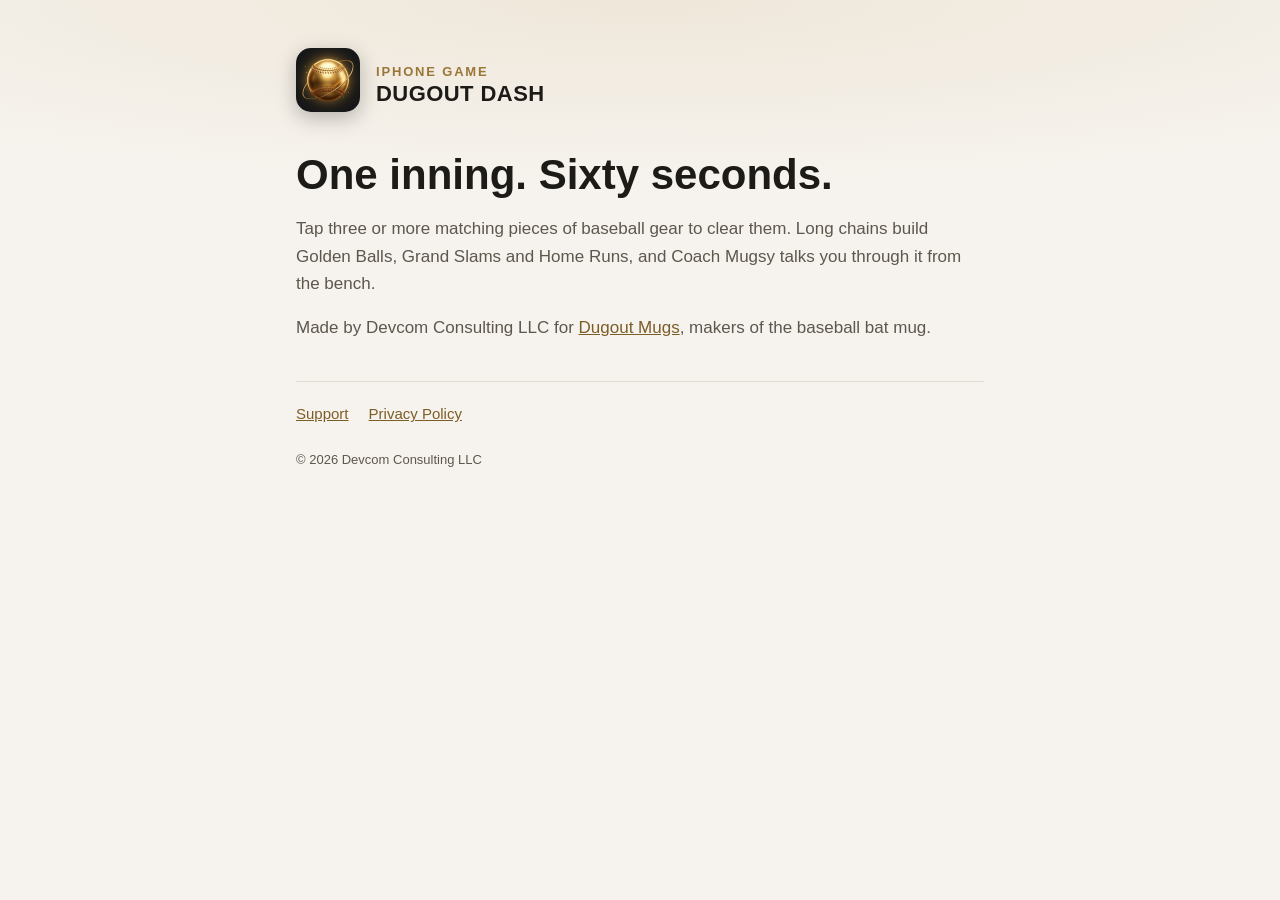
<file: index.html>
<!doctype html>
<html lang="en">
<head>
<meta charset="utf-8">
<meta name="viewport" content="width=device-width, initial-scale=1">
<title>Dugout Dash</title>
<meta name="description" content="Dugout Dash: a 60-second baseball tap-and-match game with Coach Mugsy.">
<link rel="icon" href="icon.png">
<link rel="stylesheet" href="style.css">
</head>
<body>
<div class="wrap">
  <header><a href="./"><img src="icon.png" alt=""></a><div><div class="tag">iPhone game</div><div class="brand">Dugout Dash</div></div></header>
  <h1>One inning. Sixty seconds.</h1>
  <p>Tap three or more matching pieces of baseball gear to clear them. Long chains build Golden Balls, Grand Slams and Home Runs, and Coach Mugsy talks you through it from the bench.</p>
  <p>Made by Devcom Consulting LLC for <a href="https://dugoutmugs.com">Dugout Mugs</a>, makers of the baseball bat mug.</p>
  <nav><a href="support.html">Support</a><a href="privacy.html">Privacy Policy</a></nav>
  <footer>© 2026 Devcom Consulting LLC</footer>
</div>
</body>
</html>
</file>
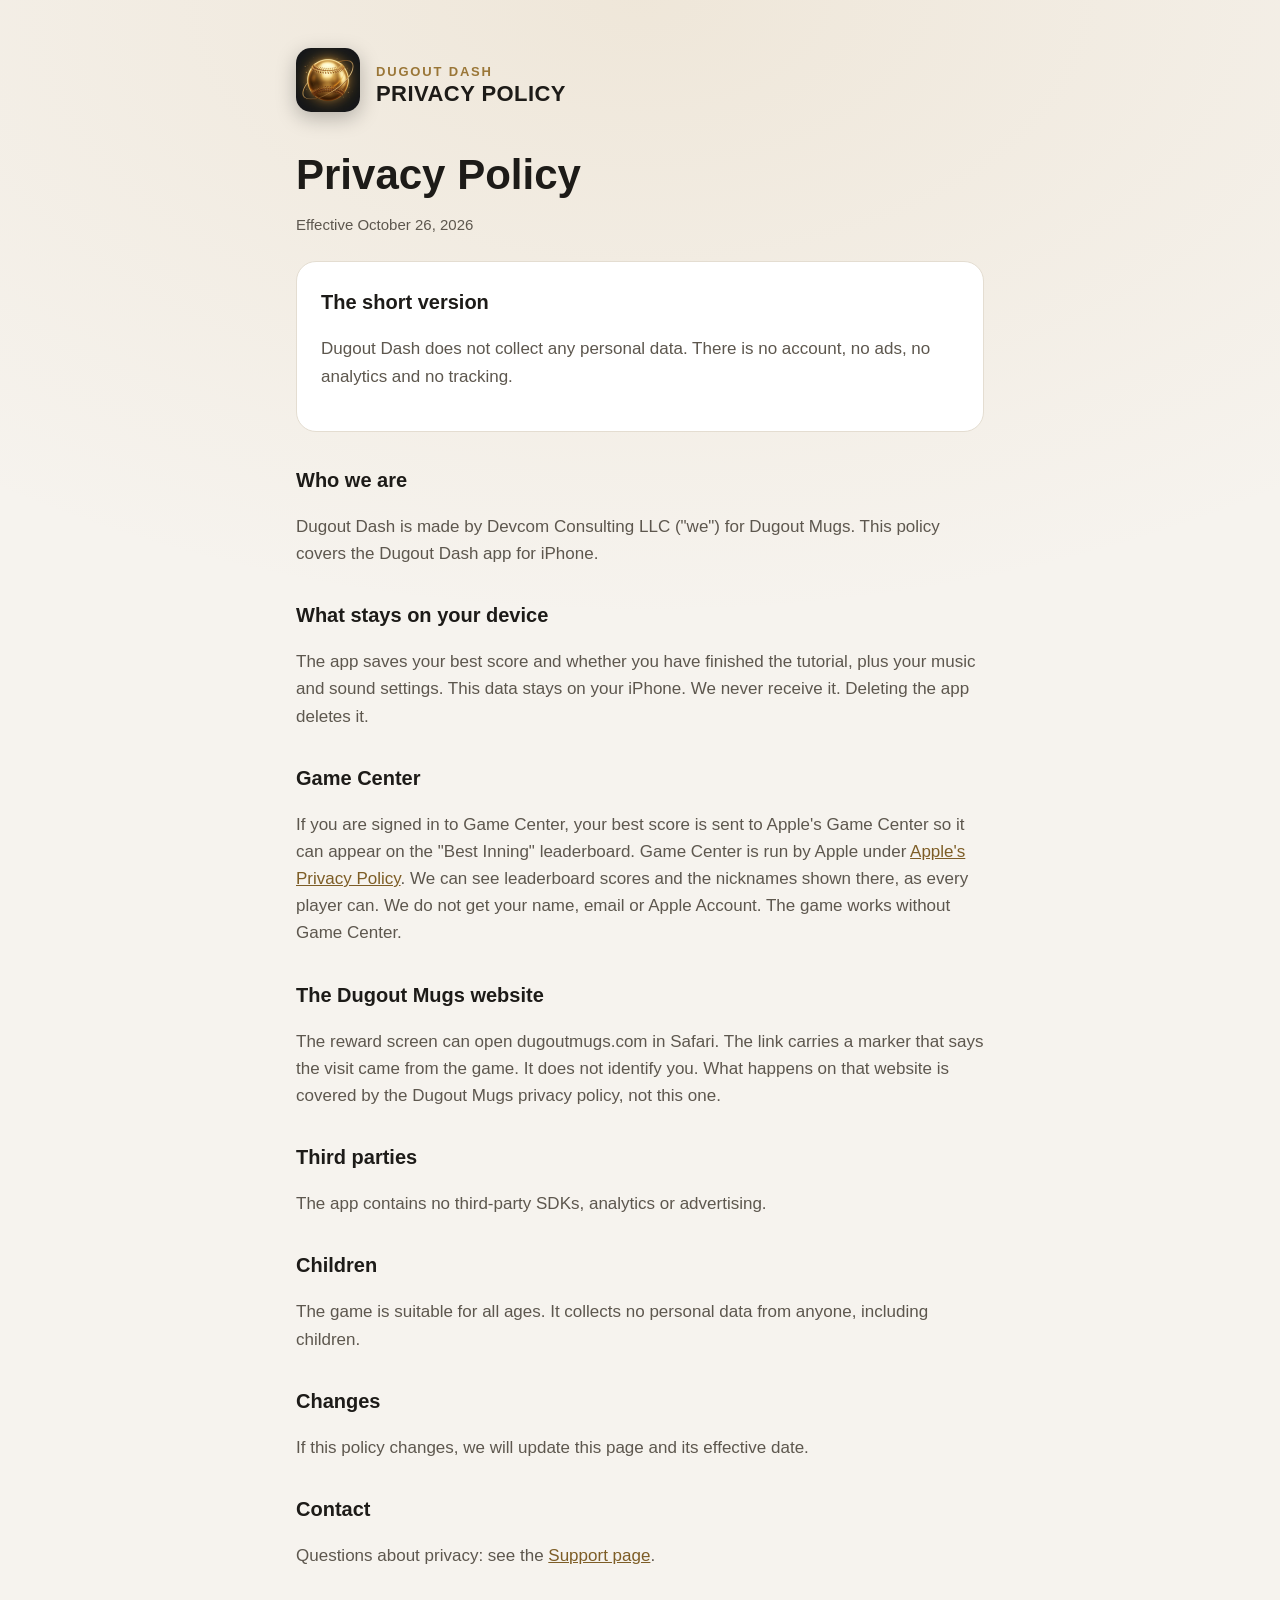
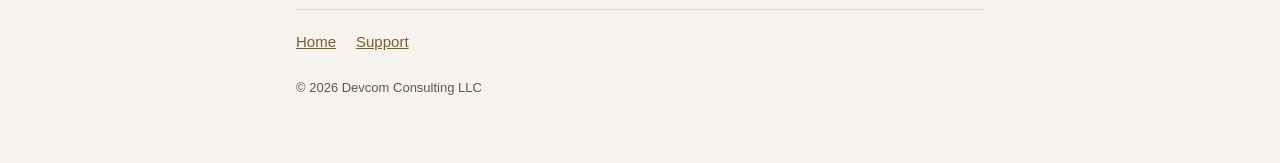
<file: privacy.html>
<!doctype html>
<html lang="en">
<head>
<meta charset="utf-8">
<meta name="viewport" content="width=device-width, initial-scale=1">
<title>Privacy Policy · Dugout Dash</title>
<link rel="icon" href="icon.png">
<link rel="stylesheet" href="style.css">
</head>
<body>
<div class="wrap">
  <header><a href="./"><img src="icon.png" alt=""></a><div><div class="tag">Dugout Dash</div><div class="brand">Privacy Policy</div></div></header>
  <h1>Privacy Policy</h1>
  <p class="meta">Effective October 26, 2026</p>

  <div class="card">
    <h2>The short version</h2>
    <p>Dugout Dash does not collect any personal data. There is no account, no ads, no analytics and no tracking.</p>
  </div>

  <h2>Who we are</h2>
  <p>Dugout Dash is made by Devcom Consulting LLC ("we") for Dugout Mugs. This policy covers the Dugout Dash app for iPhone.</p>

  <h2>What stays on your device</h2>
  <p>The app saves your best score and whether you have finished the tutorial, plus your music and sound settings. This data stays on your iPhone. We never receive it. Deleting the app deletes it.</p>

  <h2>Game Center</h2>
  <p>If you are signed in to Game Center, your best score is sent to Apple's Game Center so it can appear on the "Best Inning" leaderboard. Game Center is run by Apple under <a href="https://www.apple.com/legal/privacy/">Apple's Privacy Policy</a>. We can see leaderboard scores and the nicknames shown there, as every player can. We do not get your name, email or Apple Account. The game works without Game Center.</p>

  <h2>The Dugout Mugs website</h2>
  <p>The reward screen can open dugoutmugs.com in Safari. The link carries a marker that says the visit came from the game. It does not identify you. What happens on that website is covered by the Dugout Mugs privacy policy, not this one.</p>

  <h2>Third parties</h2>
  <p>The app contains no third-party SDKs, analytics or advertising.</p>

  <h2>Children</h2>
  <p>The game is suitable for all ages. It collects no personal data from anyone, including children.</p>

  <h2>Changes</h2>
  <p>If this policy changes, we will update this page and its effective date.</p>

  <h2>Contact</h2>
  <p>Questions about privacy: see the <a href="support.html">Support page</a>.</p>

  <nav><a href="./">Home</a><a href="support.html">Support</a></nav>
  <footer>© 2026 Devcom Consulting LLC</footer>
</div>
</body>
</html>
</file>
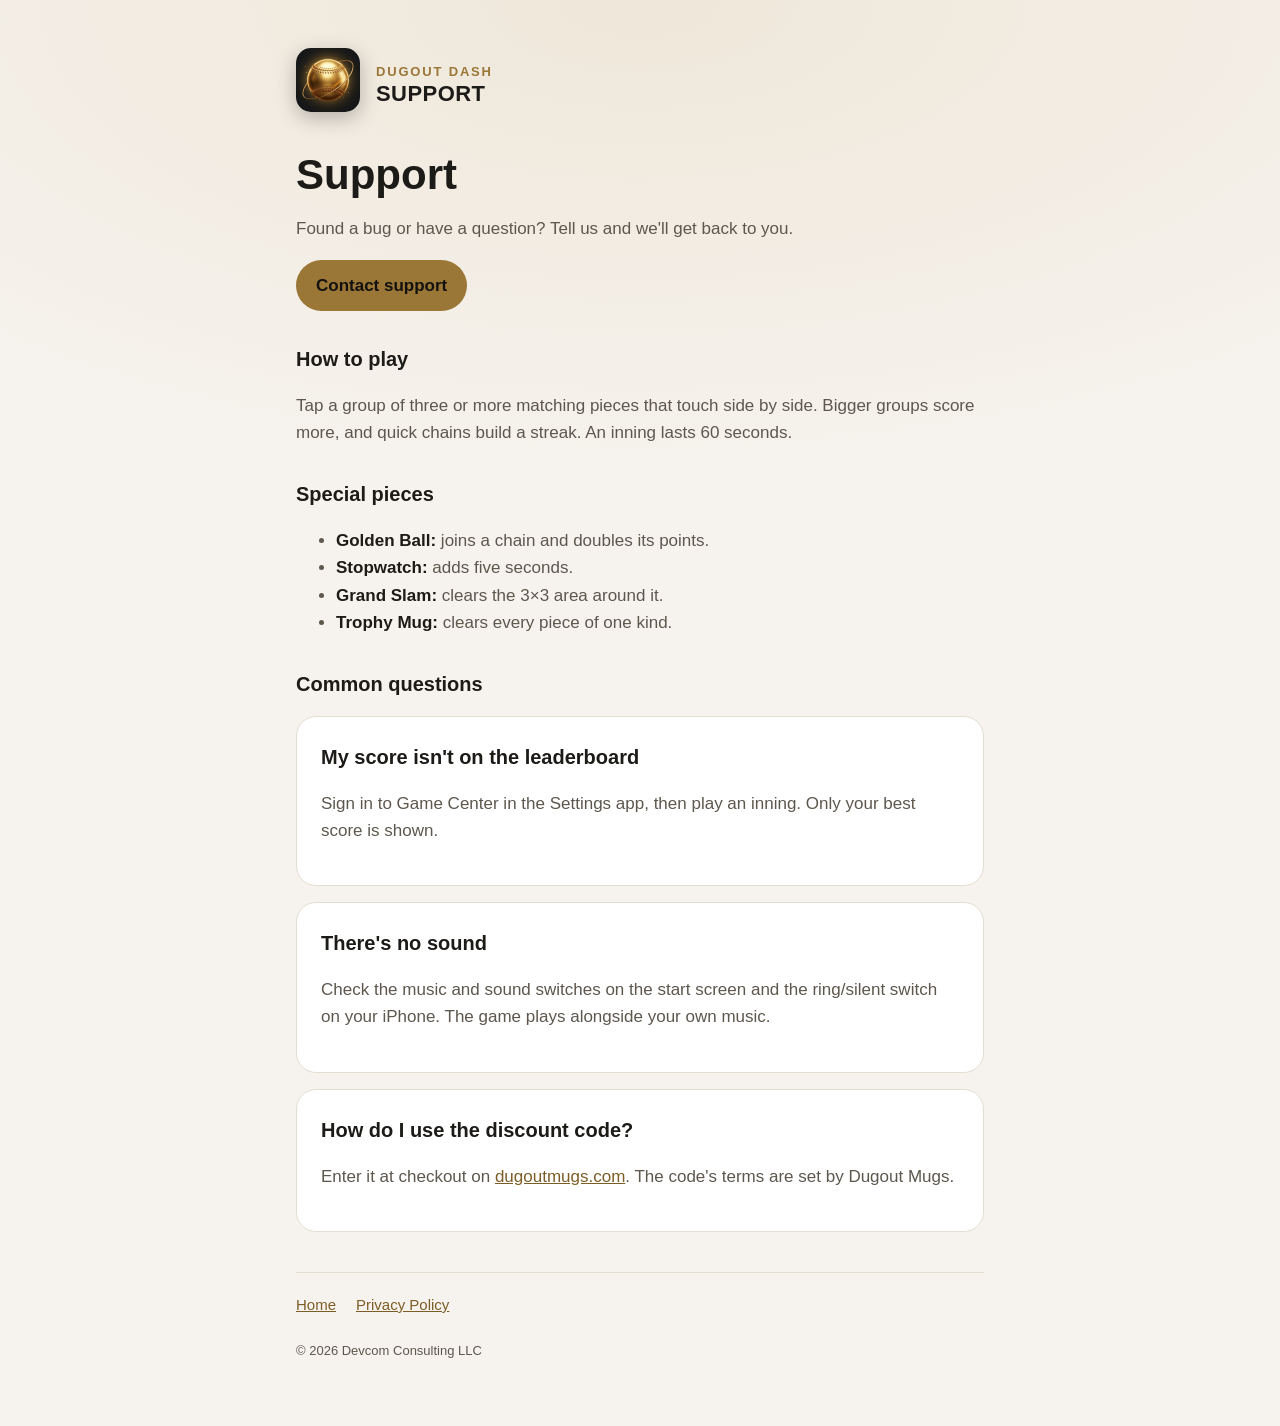
<file: support.html>
<!doctype html>
<html lang="en">
<head>
<meta charset="utf-8">
<meta name="viewport" content="width=device-width, initial-scale=1">
<title>Support · Dugout Dash</title>
<link rel="icon" href="icon.png">
<link rel="stylesheet" href="style.css">
</head>
<body>
<div class="wrap">
  <header><a href="./"><img src="icon.png" alt=""></a><div><div class="tag">Dugout Dash</div><div class="brand">Support</div></div></header>
  <h1>Support</h1>
  <p>Found a bug or have a question? Tell us and we'll get back to you.</p>
  <p><a class="button" href="https://github.com/vladshchukadevcom/dugout-dash/issues/new">Contact support</a></p>

  <h2>How to play</h2>
  <p>Tap a group of three or more matching pieces that touch side by side. Bigger groups score more, and quick chains build a streak. An inning lasts 60 seconds.</p>

  <h2>Special pieces</h2>
  <ul>
    <li><strong>Golden Ball:</strong> joins a chain and doubles its points.</li>
    <li><strong>Stopwatch:</strong> adds five seconds.</li>
    <li><strong>Grand Slam:</strong> clears the 3×3 area around it.</li>
    <li><strong>Trophy Mug:</strong> clears every piece of one kind.</li>
  </ul>

  <h2>Common questions</h2>
  <div class="card">
    <h2>My score isn't on the leaderboard</h2>
    <p>Sign in to Game Center in the Settings app, then play an inning. Only your best score is shown.</p>
  </div>
  <div class="card">
    <h2>There's no sound</h2>
    <p>Check the music and sound switches on the start screen and the ring/silent switch on your iPhone. The game plays alongside your own music.</p>
  </div>
  <div class="card">
    <h2>How do I use the discount code?</h2>
    <p>Enter it at checkout on <a href="https://dugoutmugs.com">dugoutmugs.com</a>. The code's terms are set by Dugout Mugs.</p>
  </div>

  <nav><a href="./">Home</a><a href="privacy.html">Privacy Policy</a></nav>
  <footer>© 2026 Devcom Consulting LLC</footer>
</div>
</body>
</html>
</file>
<file: style.css>
/* Dugout Dash legal/support site: the game's look (graphite, warm glow, brass). */
:root {
  --ground: #f6f3ee; --card: #ffffff; --ink: #1d1b18; --sub: #5d574e; --line: #e4ddd1;
  --brass: #9a7637; --brass-hi: #7d5d26;
  color-scheme: light dark;
}
@media (prefers-color-scheme: dark) {
  :root { --ground: #0c0c0d; --card: #18171a; --ink: #ece8e1; --sub: #b9b2a7; --line: #2c2924;
          --brass: #c9a66c; --brass-hi: #e2c592; }
}
* { box-sizing: border-box; }
body {
  margin: 0; background: var(--ground); color: var(--ink);
  font: 17px/1.6 -apple-system, BlinkMacSystemFont, "SF Pro Text", "Helvetica Neue", Arial, sans-serif;
  background-image: radial-gradient(ellipse 120% 50% at 50% 0%, rgba(201,166,108,.16), transparent 70%);
  background-repeat: no-repeat;
}
.wrap { max-width: 720px; margin: 0 auto; padding: 48px 16px 64px; }
header { display: flex; align-items: center; gap: 16px; margin-bottom: 32px; }
header img { width: 64px; height: 64px; border-radius: 15px; box-shadow: 0 6px 20px rgba(0,0,0,.25); }
header a { color: inherit; text-decoration: none; }
.brand { font: 800 22px/1.1 -apple-system, "SF Pro Display", sans-serif; letter-spacing: .02em; text-transform: uppercase; }
.tag { color: var(--brass); font-size: 13px; font-weight: 700; letter-spacing: .14em; text-transform: uppercase; }
h1 { font: 800 clamp(30px, 6vw, 42px)/1.1 -apple-system, "SF Pro Display", sans-serif; margin: 0 0 8px; }
h2 { font-size: 20px; margin: 32px 0 8px; }
p, li { color: var(--sub); }
strong { color: var(--ink); }
a { color: var(--brass-hi); }
.meta { color: var(--sub); font-size: 15px; margin-bottom: 24px; }
.card { background: var(--card); border: 1px solid var(--line); border-radius: 20px; padding: 24px; margin: 16px 0; }
.card h2 { margin-top: 0; }
nav { display: flex; gap: 20px; flex-wrap: wrap; margin-top: 40px; padding-top: 20px; border-top: 1px solid var(--line); font-size: 15px; }
.button { display: inline-block; background: var(--brass); color: #141210; font-weight: 700; padding: 12px 20px;
          border-radius: 999px; text-decoration: none; }
footer { margin-top: 24px; color: var(--sub); font-size: 13px; }
</file>
